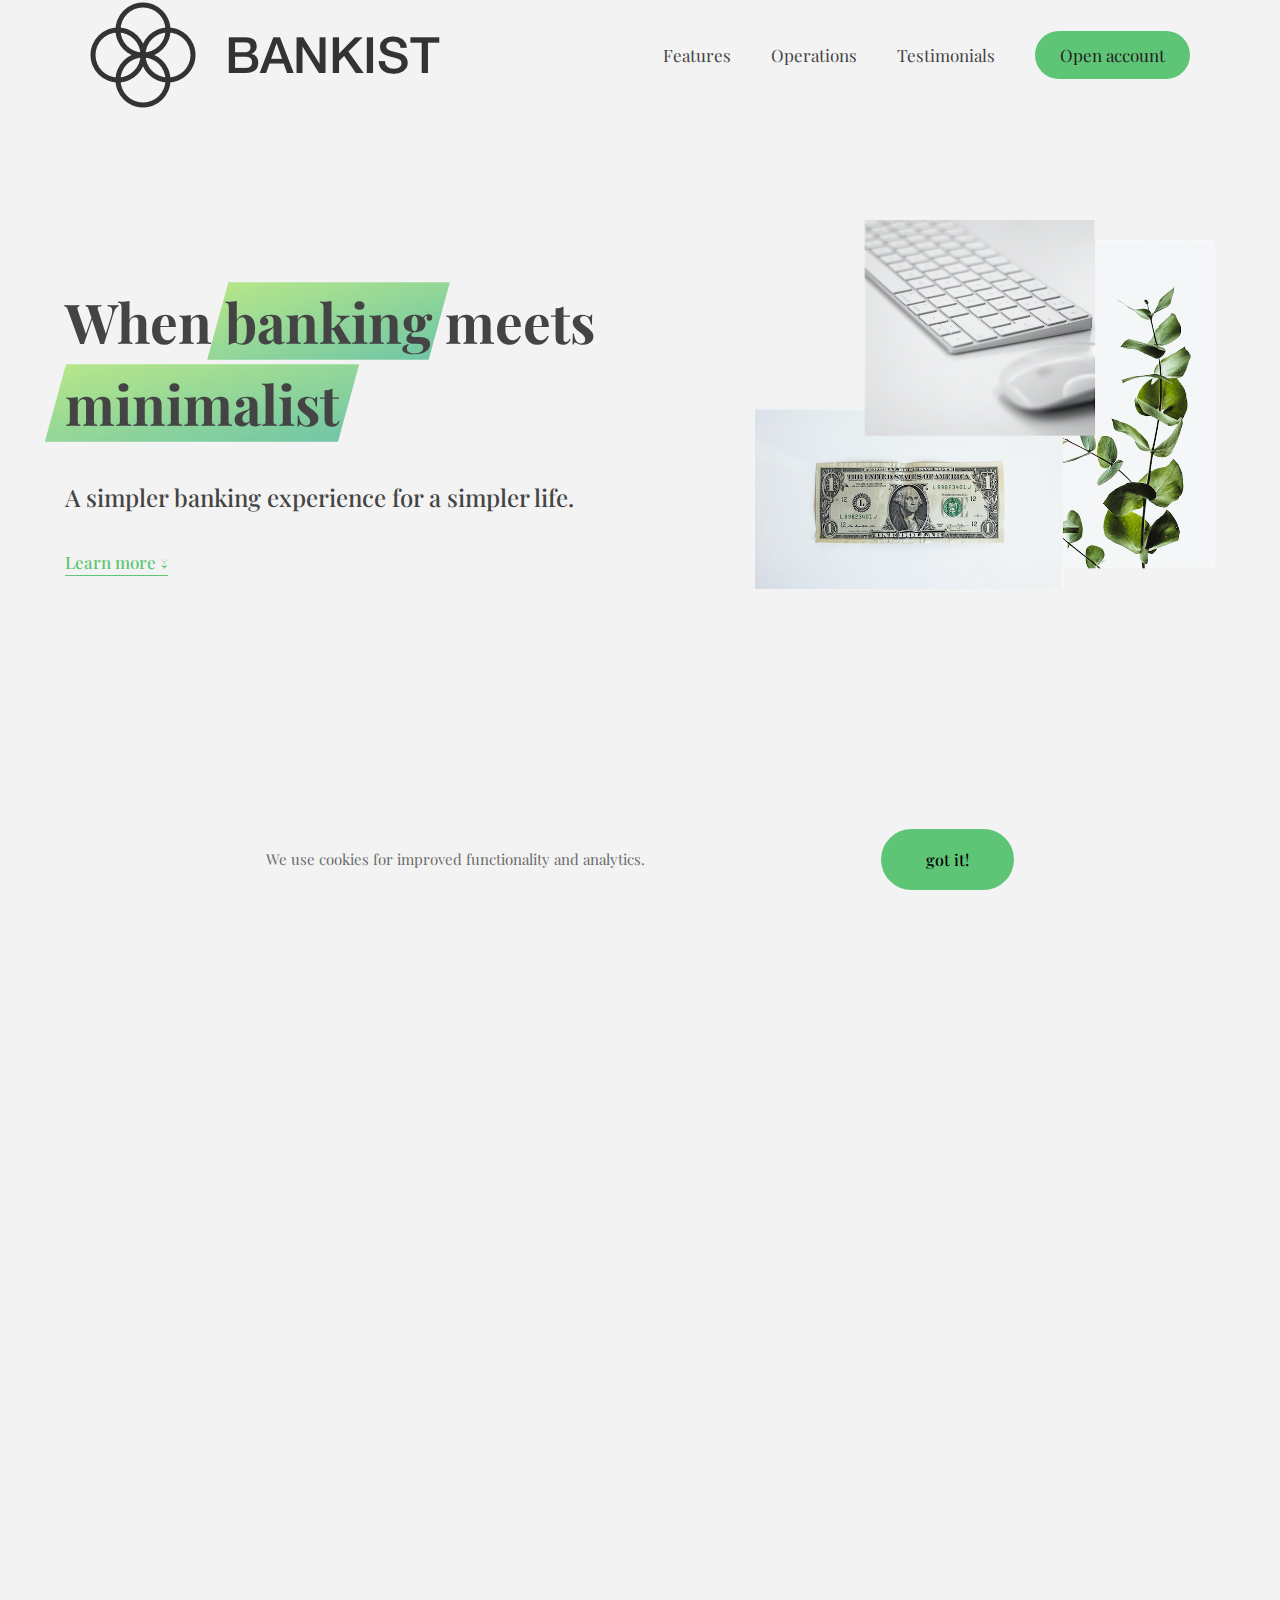
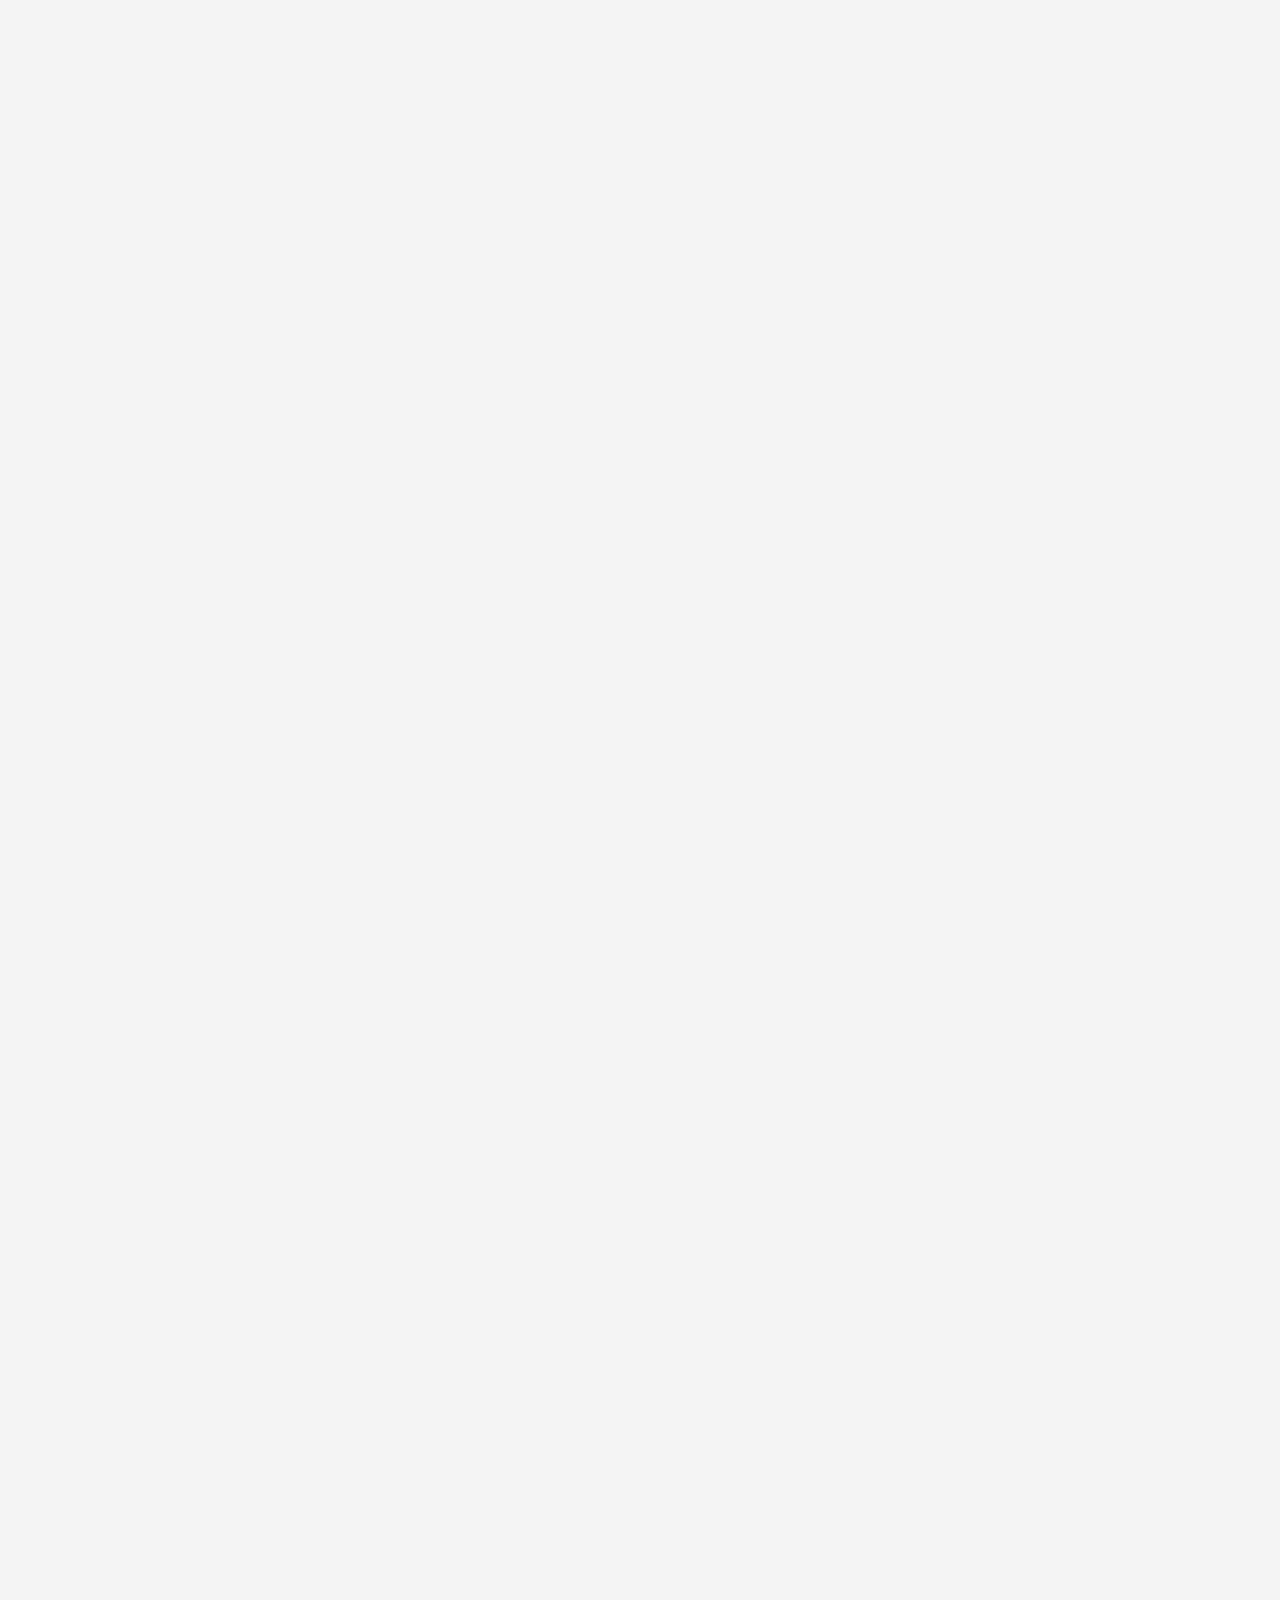
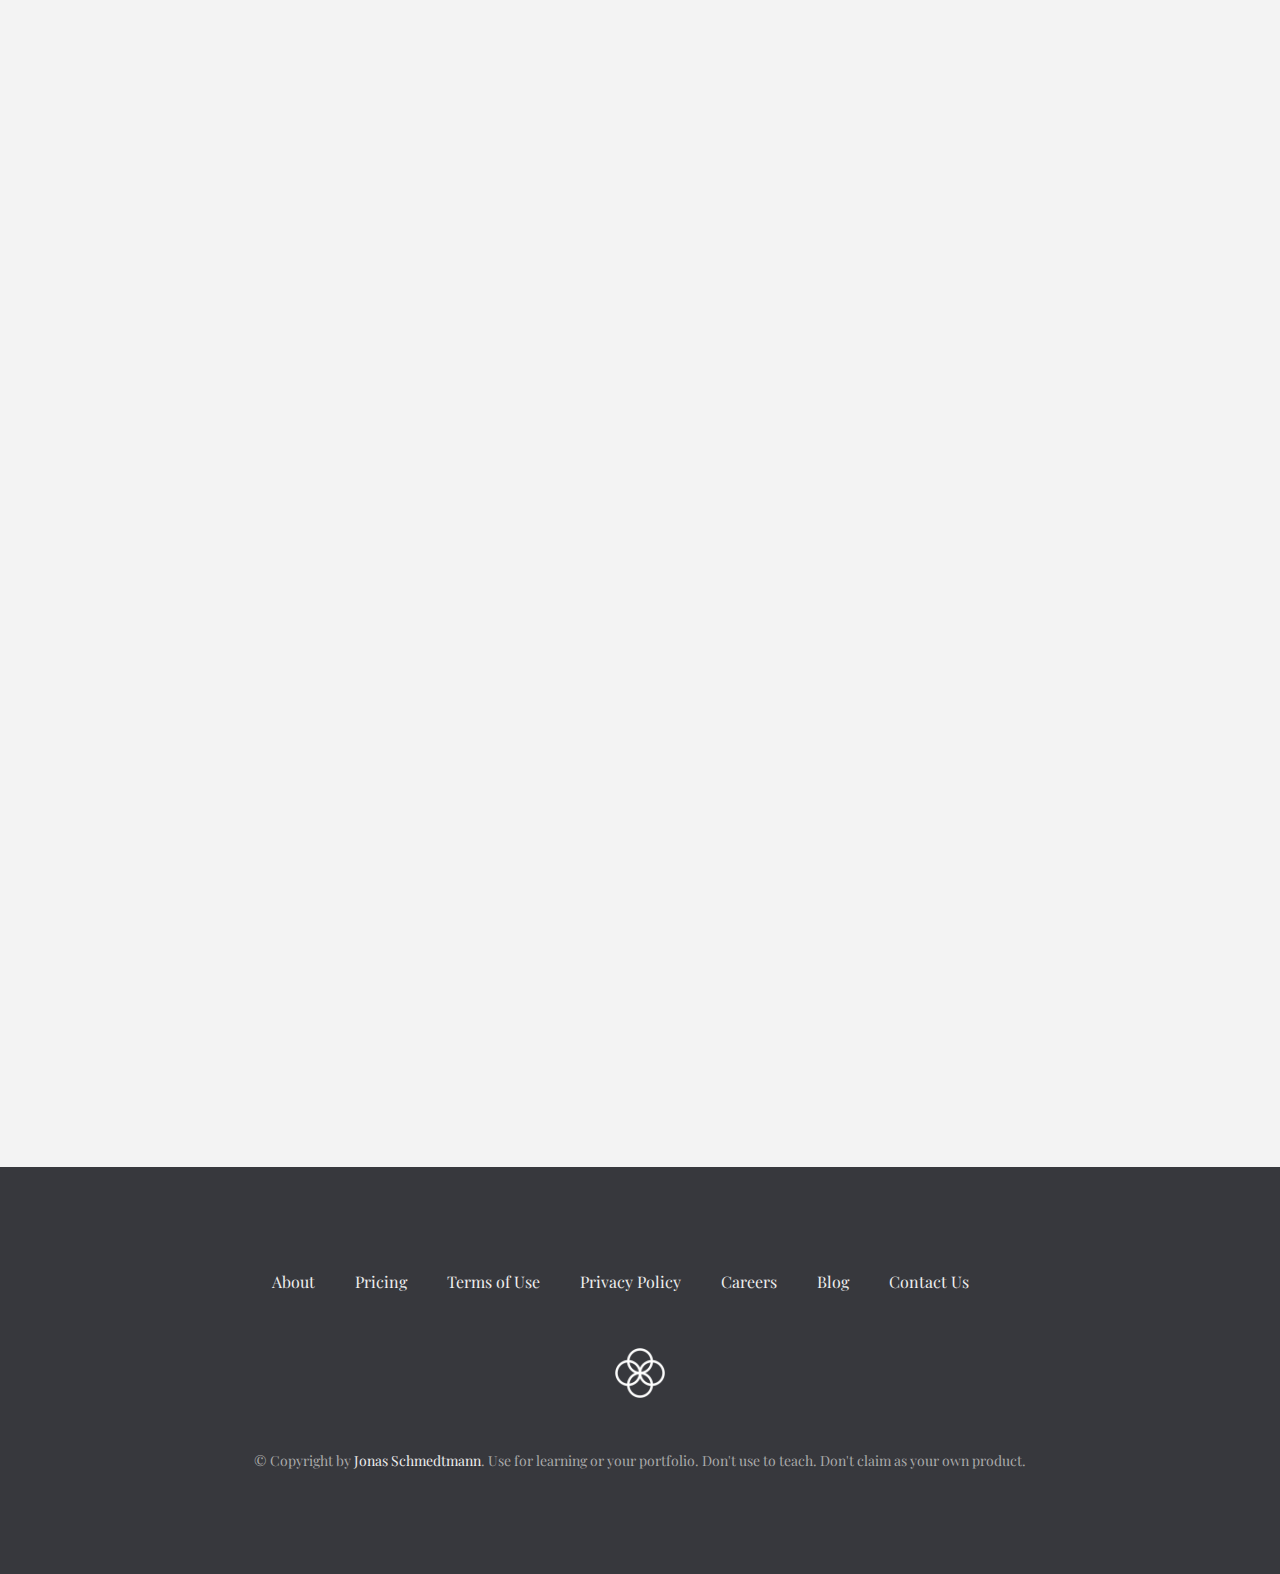
<file: AdvanceDom/index.html>
<!DOCTYPE html>
<html lang="en">
  <head>
    <meta charset="UTF-8" />
    <meta name="viewport" content="width=device-width, initial-scale=1.0" />
    <meta http-equiv="X-UA-Compatible" content="ie=edge" />
    <link rel="shortcut icon" type="image/png" href="img/icon.png" />

    <!-- <link
      href="https://fonts.googleapis.com/css?family=Poppins:300,400,500,600&display=swap"
      rel="stylesheet"
    /> -->
    <link rel="preconnect" href="https://fonts.googleapis.com" />
    <link rel="preconnect" href="https://fonts.gstatic.com" crossorigin />
    <link
      href="https://fonts.googleapis.com/css2?family=Playfair+Display:wght@400;500;600;700&display=swap"
      rel="stylesheet"
    />
    <link rel="stylesheet" href="style.css" />
    <title>Bankist | When Banking meets Minimalist</title>
    <script defer src="script.js"></script>
  </head>
  <body>
    <!----------------------header------------------------------>
    <header class="header">
      <nav class="nav">
        <img
          src="img/logo.png"
          alt="Bankist logo"
          class="nav__logo"
          id="logo"
          designer="raul"
          data-version="30"
        />
        <ul class="nav__links">
          <li class="nav__item">
            <a class="nav__link" href="#section--1">Features</a>
          </li>
          <li class="nav__item">
            <a class="nav__link" href="#section--2">Operations</a>
          </li>
          <li class="nav__item">
            <a class="nav__link" href="#section--3">Testimonials</a>
          </li>
          <li class="nav__item">
            <a class="nav__link nav__link--btn btn--show-modal" href="#"
              >Open account</a
            >
          </li>
        </ul>
      </nav>
      <!----------------------header-title------------------------------>
      <div class="header__title">
        <h1>
          When
          <!-- Green highlight effect -->
          <span class="highlight">banking</span>
          meets<br />
          <span class="highlight">minimalist</span>
        </h1>
        <h4>A simpler banking experience for a simpler life.</h4>
        <button class="btn--text btn--scroll-to">Learn more &DownArrow;</button>
        <img
          src="img/hero.png"
          class="header__img"
          alt="Minimalist bank items"
        />
      </div>
    </header>
    <!----------------------section-1------------------------------>
    <section class="section" id="section--1">
      <div class="section__title">
        <h2 class="section__description">Features</h2>
        <h3 class="section__header">
          Everything you need in a modern bank and more.
        </h3>
      </div>

      <div class="features">
        <img
          src="img/digital-lazy.jpg"
          data-src="img/digital.jpg"
          alt="Computer"
          class="features__img lazy-img"
        />
        <div class="features__feature">
          <div class="features__icon">
            <svg>
              <use xlink:href="img/icons.svg#icon-monitor"></use>
            </svg>
          </div>
          <h5 class="features__header">100% digital bank</h5>
          <p>
            Lorem ipsum dolor sit amet consectetur adipisicing elit. Unde alias
            sint quos? Accusantium a fugiat porro reiciendis saepe quibusdam
            debitis ducimus.
          </p>
        </div>

        <div class="features__feature">
          <div class="features__icon">
            <svg>
              <use xlink:href="img/icons.svg#icon-trending-up"></use>
            </svg>
          </div>
          <h5 class="features__header">Watch your money grow</h5>
          <p>
            Nesciunt quos autem dolorum voluptates cum dolores dicta fuga
            inventore ab? Nulla incidunt eius numquam sequi iste pariatur
            quibusdam!
          </p>
        </div>
        <img
          src="img/grow-lazy.jpg"
          data-src="img/grow.jpg"
          alt="Plant"
          class="features__img lazy-img"
        />

        <img
          src="img/card-lazy.jpg"
          data-src="img/card.jpg"
          alt="Credit card"
          class="features__img lazy-img"
        />
        <div class="features__feature">
          <div class="features__icon">
            <svg>
              <use xlink:href="img/icons.svg#icon-credit-card"></use>
            </svg>
          </div>
          <h5 class="features__header">Free debit card included</h5>
          <p>
            Quasi, fugit in cumque cupiditate reprehenderit debitis animi enim
            eveniet consequatur odit quam quos possimus assumenda dicta fuga
            inventore ab.
          </p>
        </div>
      </div>
    </section>
    <!----------------------section-2------------------------------>
    <section class="section" id="section--2">
      <div class="section__title">
        <h2 class="section__description">Operations</h2>
        <h3 class="section__header">
          Everything as simple as possible, but no simpler.
        </h3>
      </div>

      <div class="operations">
        <div class="operations__tab-container">
          <button
            class="btn operations__tab operations__tab--1 operations__tab--active"
            data-tab="1"
          >
            <span>01</span>Instant Transfers
          </button>
          <button class="btn operations__tab operations__tab--2" data-tab="2">
            <span>02</span>Instant Loans
          </button>
          <button class="btn operations__tab operations__tab--3" data-tab="3">
            <span>03</span>Instant Closing
          </button>
        </div>
        <div
          class="operations__content operations__content--1 operations__content--active"
        >
          <div class="operations__icon operations__icon--1">
            <svg>
              <use xlink:href="img/icons.svg#icon-upload"></use>
            </svg>
          </div>
          <h5 class="operations__header">
            Tranfser money to anyone, instantly! No fees, no BS.
          </h5>
          <p>
            Lorem ipsum dolor sit amet, consectetur adipisicing elit, sed do
            eiusmod tempor incididunt ut labore et dolore magna aliqua. Ut enim
            ad minim veniam, quis nostrud exercitation ullamco laboris nisi ut
            aliquip ex ea commodo consequat.
          </p>
        </div>

        <div class="operations__content operations__content--2">
          <div class="operations__icon operations__icon--2">
            <svg>
              <use xlink:href="img/icons.svg#icon-home"></use>
            </svg>
          </div>
          <h5 class="operations__header">
            Buy a home or make your dreams come true, with instant loans.
          </h5>
          <p>
            Duis aute irure dolor in reprehenderit in voluptate velit esse
            cillum dolore eu fugiat nulla pariatur. Excepteur sint occaecat
            cupidatat non proident, sunt in culpa qui officia deserunt mollit
            anim id est laborum.
          </p>
        </div>
        <div class="operations__content operations__content--3">
          <div class="operations__icon operations__icon--3">
            <svg>
              <use xlink:href="img/icons.svg#icon-user-x"></use>
            </svg>
          </div>
          <h5 class="operations__header">
            No longer need your account? No problem! Close it instantly.
          </h5>
          <p>
            Excepteur sint occaecat cupidatat non proident, sunt in culpa qui
            officia deserunt mollit anim id est laborum. Ut enim ad minim
            veniam, quis nostrud exercitation ullamco laboris nisi ut aliquip ex
            ea commodo consequat.
          </p>
        </div>
      </div>
    </section>
    <!----------------------section-3------------------------------>
    <section class="section" id="section--3">
      <div class="section__title section__title--testimonials">
        <h2 class="section__description">Not sure yet?</h2>
        <h3 class="section__header">
          Millions of Bankists are already making their lifes simpler.
        </h3>
      </div>

      <div class="slider">
        <div class="slide slide--1">
          <div class="testimonial">
            <h5 class="testimonial__header">Best financial decision ever!</h5>
            <blockquote class="testimonial__text">
              Lorem ipsum dolor sit, amet consectetur adipisicing elit.
              Accusantium quas quisquam non? Quas voluptate nulla minima
              deleniti optio ullam nesciunt, numquam corporis et asperiores
              laboriosam sunt, praesentium suscipit blanditiis. Necessitatibus
              id alias reiciendis, perferendis facere pariatur dolore veniam
              autem esse non voluptatem saepe provident nihil molestiae.
            </blockquote>
            <address class="testimonial__author">
              <img src="img/user-1.jpg" alt="" class="testimonial__photo" />
              <h6 class="testimonial__name">Aarav Lynn</h6>
              <p class="testimonial__location">San Francisco, USA</p>
            </address>
          </div>
        </div>

        <div class="slide slide--2">
          <div class="testimonial">
            <h5 class="testimonial__header">
              The last step to becoming a complete minimalist
            </h5>
            <blockquote class="testimonial__text">
              Quisquam itaque deserunt ullam, quia ea repellendus provident,
              ducimus neque ipsam modi voluptatibus doloremque, corrupti
              laborum. Incidunt numquam perferendis veritatis neque repellendus.
              Lorem, ipsum dolor sit amet consectetur adipisicing elit. Illo
              deserunt exercitationem deleniti.
            </blockquote>
            <address class="testimonial__author">
              <img src="img/user-2.jpg" alt="" class="testimonial__photo" />
              <h6 class="testimonial__name">Miyah Miles</h6>
              <p class="testimonial__location">London, UK</p>
            </address>
          </div>
        </div>

        <div class="slide slide--3">
          <div class="testimonial">
            <h5 class="testimonial__header">
              Finally free from old-school banks
            </h5>
            <blockquote class="testimonial__text">
              Debitis, nihil sit minus suscipit magni aperiam vel tenetur
              incidunt commodi architecto numquam omnis nulla autem,
              necessitatibus blanditiis modi similique quidem. Odio aliquam
              culpa dicta beatae quod maiores ipsa minus consequatur error sunt,
              deleniti saepe aliquid quos inventore sequi. Necessitatibus id
              alias reiciendis, perferendis facere.
            </blockquote>
            <address class="testimonial__author">
              <img src="img/user-3.jpg" alt="" class="testimonial__photo" />
              <h6 class="testimonial__name">Francisco Gomes</h6>
              <p class="testimonial__location">Lisbon, Portugal</p>
            </address>
          </div>
        </div>

        <!-- <div class="slide"><img src="img/img-1.jpg" alt="Photo 1" /></div>
        <div class="slide"><img src="img/img-2.jpg" alt="Photo 2" /></div>
        <div class="slide"><img src="img/img-3.jpg" alt="Photo 3" /></div>
        <div class="slide"><img src="img/img-4.jpg" alt="Photo 4" /></div> -->
        <button class="slider__btn slider__btn--left">&larr;</button>
        <button class="slider__btn slider__btn--right">&rarr;</button>
        <div class="dots"></div>
      </div>
    </section>
    <!----------------------sign-up------------------------------>
    <section class="section section--sign-up">
      <div class="section__title">
        <h3 class="section__header">
          The best day to join Bankist was one year ago. The second best is
          today!
        </h3>
      </div>
      <button class="btn btn--show-modal">Open your free account today!</button>
    </section>

    <footer class="footer">
      <ul class="footer__nav">
        <li class="footer__item">
          <a class="footer__link" href="#">About</a>
        </li>
        <li class="footer__item">
          <a class="footer__link" href="#">Pricing</a>
        </li>
        <li class="footer__item">
          <a class="footer__link" href="#">Terms of Use</a>
        </li>
        <li class="footer__item">
          <a class="footer__link" href="#">Privacy Policy</a>
        </li>
        <li class="footer__item">
          <a class="footer__link" href="#">Careers</a>
        </li>
        <li class="footer__item">
          <a class="footer__link" href="#">Blog</a>
        </li>
        <li class="footer__item">
          <a class="footer__link" href="#">Contact Us</a>
        </li>
      </ul>
      <img src="img/icon.png" alt="Logo" class="footer__logo" />
      <p class="footer__copyright">
        &copy; Copyright by
        <a
          class="footer__link twitter-link"
          target="_blank"
          href="https://twitter.com/jonasschmedtman"
          >Jonas Schmedtmann</a
        >. Use for learning or your portfolio. Don't use to teach. Don't claim
        as your own product.
      </p>
    </footer>

    <div class="modal hidden">
      <button class="btn--close-modal">&times;</button>
      <h2 class="modal__header">
        Open your bank account <br />
        in just <span class="highlight">5 minutes</span>
      </h2>
      <form class="modal__form">
        <label>First Name</label>
        <input type="text" />
        <label>Last Name</label>
        <input type="text" />
        <label>Email Address</label>
        <input type="email" />
        <button class="btn">Next step &rarr;</button>
      </form>
    </div>
    <div class="overlay hidden"></div>

    <!-- <script src="script.js"></script> -->
  </body>
</html>
</file>
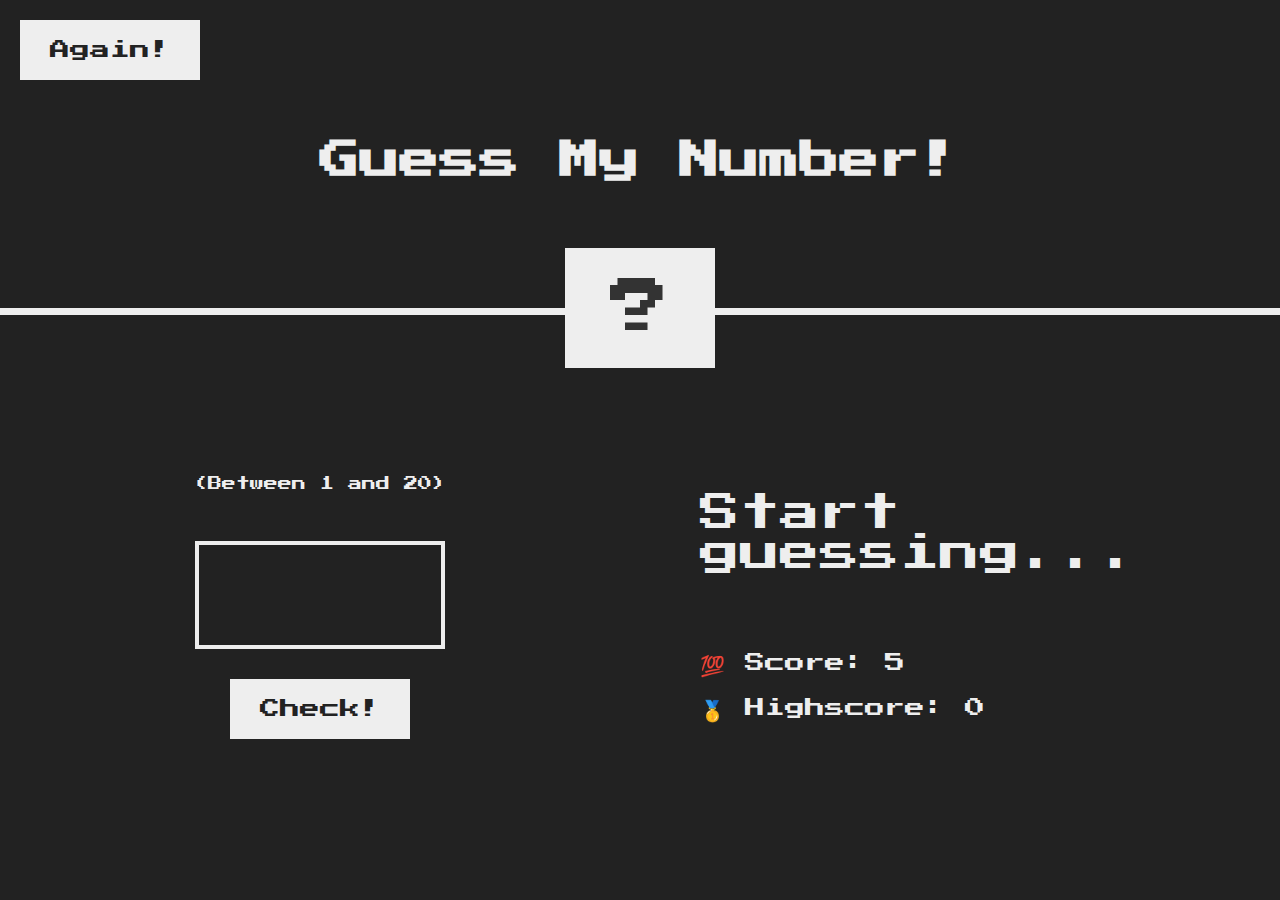
<file: Game-1(guess the number)/index.html>
<!DOCTYPE html>
<html lang="en">
  <head>
    <meta charset="UTF-8" />
    <meta name="viewport" content="width=device-width, initial-scale=1.0" />
    <meta http-equiv="X-UA-Compatible" content="ie=edge" />
    <link rel="stylesheet" href="style.css" />
    <title>Guess My Number!</title>
  </head>
  <body>
    <header>
      <h1>Guess My Number!</h1>

      <button class="btn again">Again!</button>
      <div class="number">?</div>
    </header>
    <main>
      <section class="left">
        <p class="between">(Between 1 and 20)</p>
        <input type="number" class="guess" />
        <button class="btn check">Check!</button>
      </section>
      <section class="right">
        <p class="message">Start guessing...</p>
        <p class="label-score">💯 Score: <span class="score">5</span></p>
        <p class="label-highscore">
          🥇 Highscore: <span class="highscore">0</span>
        </p>
      </section>
    </main>
    <script src="script.js"></script>
  </body>
</html>
</file>
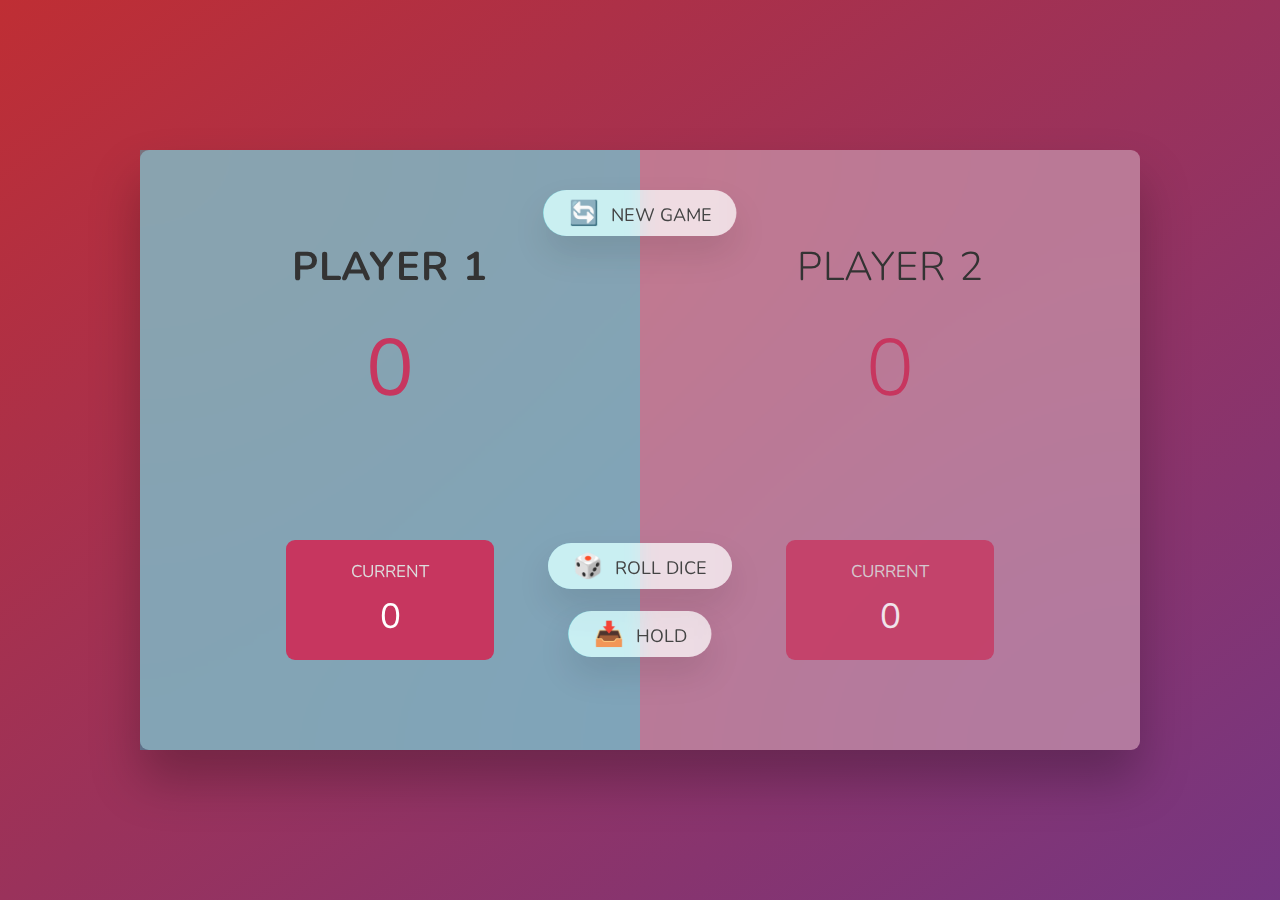
<file: Game-2(pig game)/index.html>
<!DOCTYPE html>
<html lang="en">
  <head>
    <meta charset="UTF-8" />
    <meta name="viewport" content="width=device-width, initial-scale=1.0" />
    <meta http-equiv="X-UA-Compatible" content="ie=edge" />
    <link rel="stylesheet" href="style.css" />
    <title>Pig Game</title>
  </head>
  <body>
    <main>
      <section class="player player--0 player--active">
        <h2 class="name" id="name--0">Player 1</h2>
        <p class="score" id="score--0">43</p>
        <div class="current">
          <p class="current-label">Current</p>
          <p class="current-score" id="current--0">0</p>
        </div>
      </section>
      <section class="player player--1">
        <h2 class="name" id="name--1">Player 2</h2>
        <p class="score" id="score--1">24</p>
        <div class="current">
          <p class="current-label">Current</p>
          <p class="current-score" id="current--1">0</p>
        </div>
      </section>

      <img src="dice-5.png" alt="Playing dice" class="dice" />
      <button class="btn btn--new">🔄 New game</button>
      <button class="btn btn--roll">🎲 Roll dice</button>
      <button class="btn btn--hold">📥 Hold</button>
    </main>
    <script src="script.js"></script>
  </body>
</html>
</file>
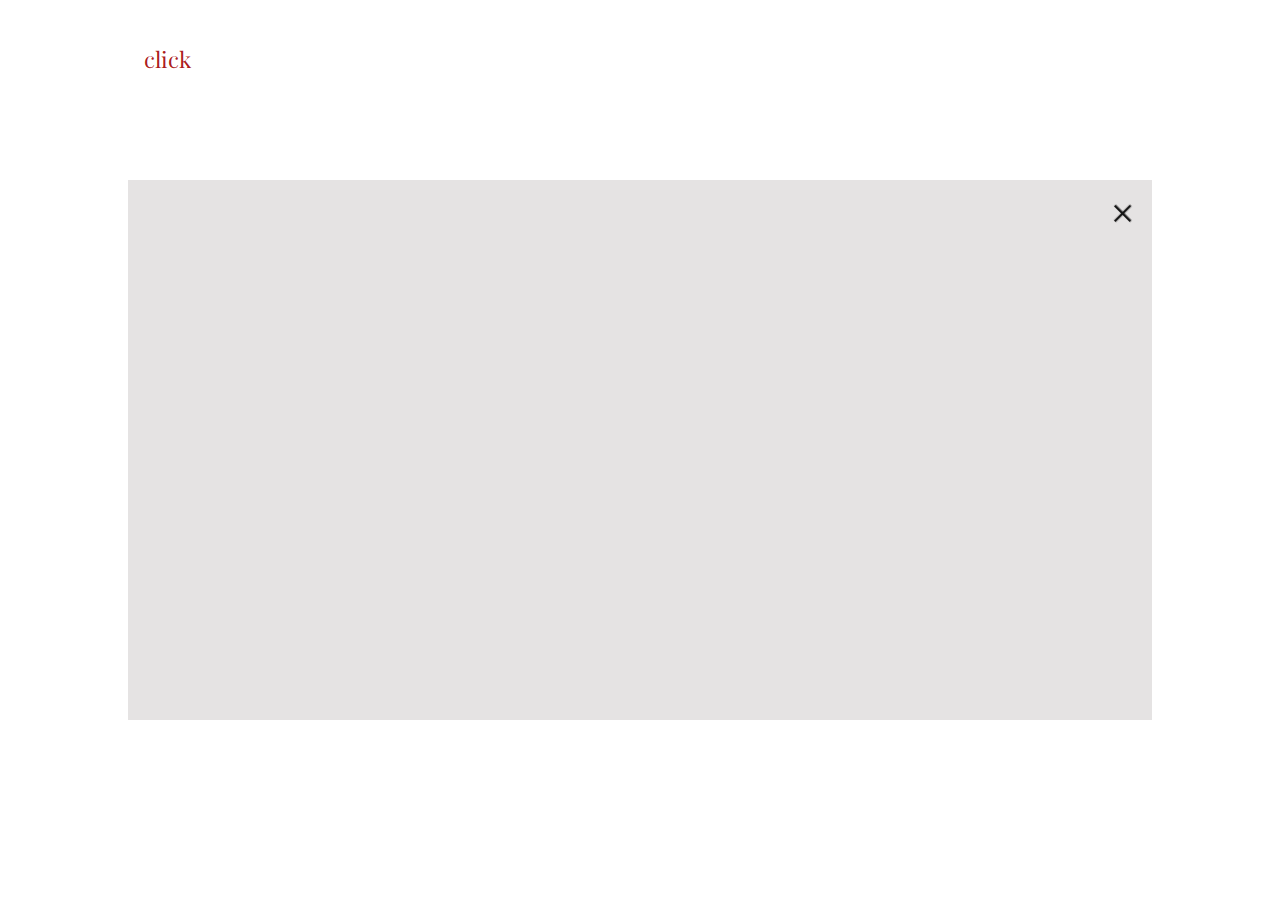
<file: googleForm/index.html>
<!DOCTYPE html>
<html lang="en">
  <head>
    <meta charset="UTF-8" />
    <meta http-equiv="X-UA-Compatible" content="IE=edge" />
    <meta name="viewport" content="width=device-width, initial-scale=1.0" />
    <link rel="stylesheet" href="./style.css" />
    <script defer src="./script.js"></script>
    <title>Google form</title>
  </head>
  <body>
    <div class="form">
      <div class="frame">
        <iframe
          class="frameInside"
          src="https://docs.google.com/forms/d/e/1FAIpQLSdL_XfanwGuWD5BCpu8B4KfP0f5BBgobhpvliLFTw0VadOCxQ/viewform?embedded=true"
        ></iframe>
      </div>
      <div class="btn"><button>click</button></div>
    </div>
  </body>
</html>
</file>
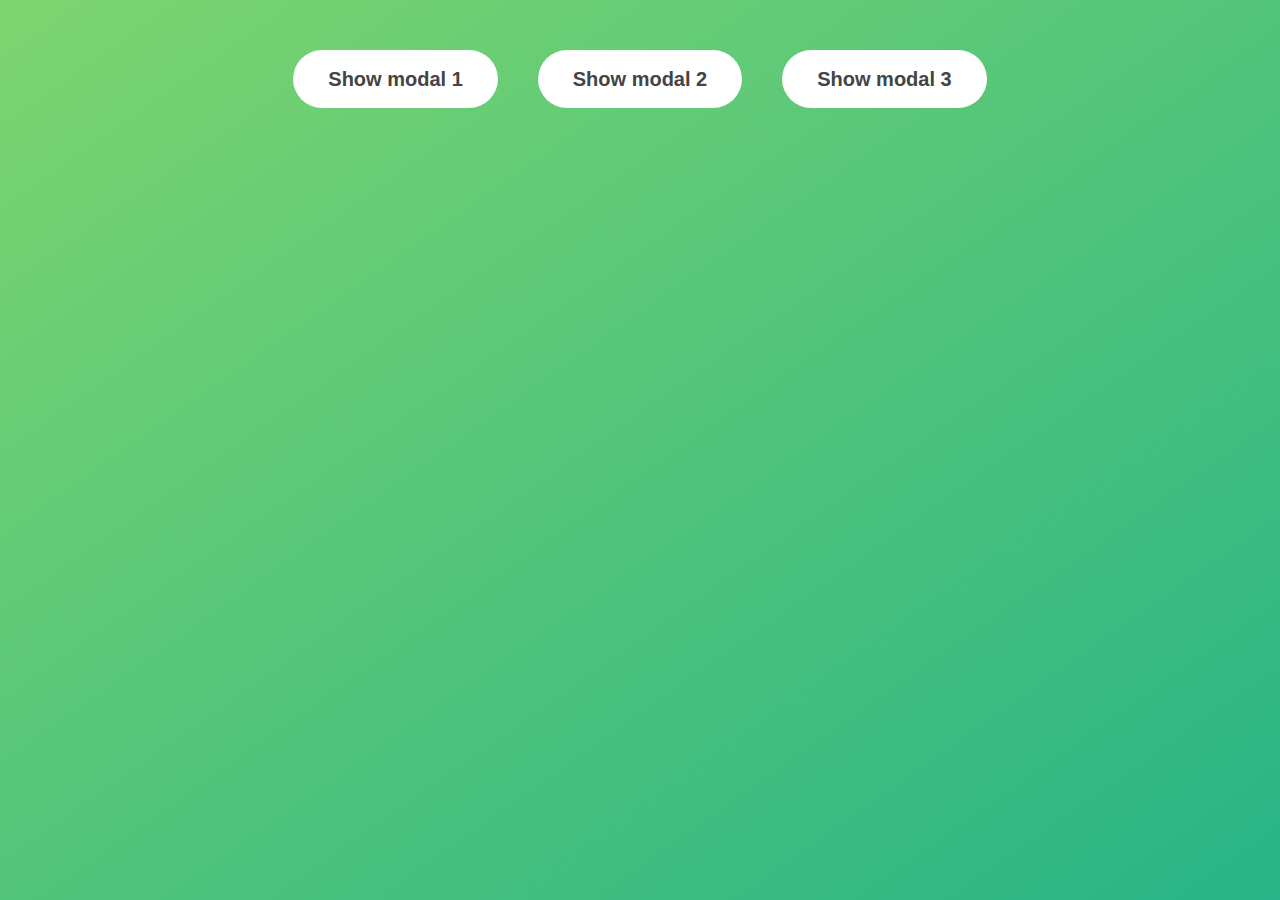
<file: Modal/index.html>
<!DOCTYPE html>
<html lang="en">
  <head>
    <meta charset="UTF-8" />
    <meta name="viewport" content="width=device-width, initial-scale=1.0" />
    <meta http-equiv="X-UA-Compatible" content="ie=edge" />
    <link rel="stylesheet" href="style.css" />
    <title>Modal window</title>
  </head>
  <body>
    <button class="show-modal">Show modal 1</button>
    <button class="show-modal">Show modal 2</button>
    <button class="show-modal">Show modal 3</button>

    <div class="modal hidden">
      <button class="close-modal">&times;</button>
      <h1>I'm a modal window 😍</h1>
      <p>
        Lorem ipsum dolor sit amet, consectetur adipisicing elit, sed do eiusmod
        tempor incididunt ut labore et dolore magna aliqua. Ut enim ad minim
        veniam, quis nostrud exercitation ullamco laboris nisi ut aliquip ex ea
        commodo consequat. Duis aute irure dolor in reprehenderit in voluptate
        velit esse cillum dolore eu fugiat nulla pariatur. Excepteur sint
        occaecat cupidatat non proident, sunt in culpa qui officia deserunt
        mollit anim id est laborum.
      </p>
    </div>
    <div class="overlay hidden"></div>

    <script src="script.js"></script>
  </body>
</html>
</file>
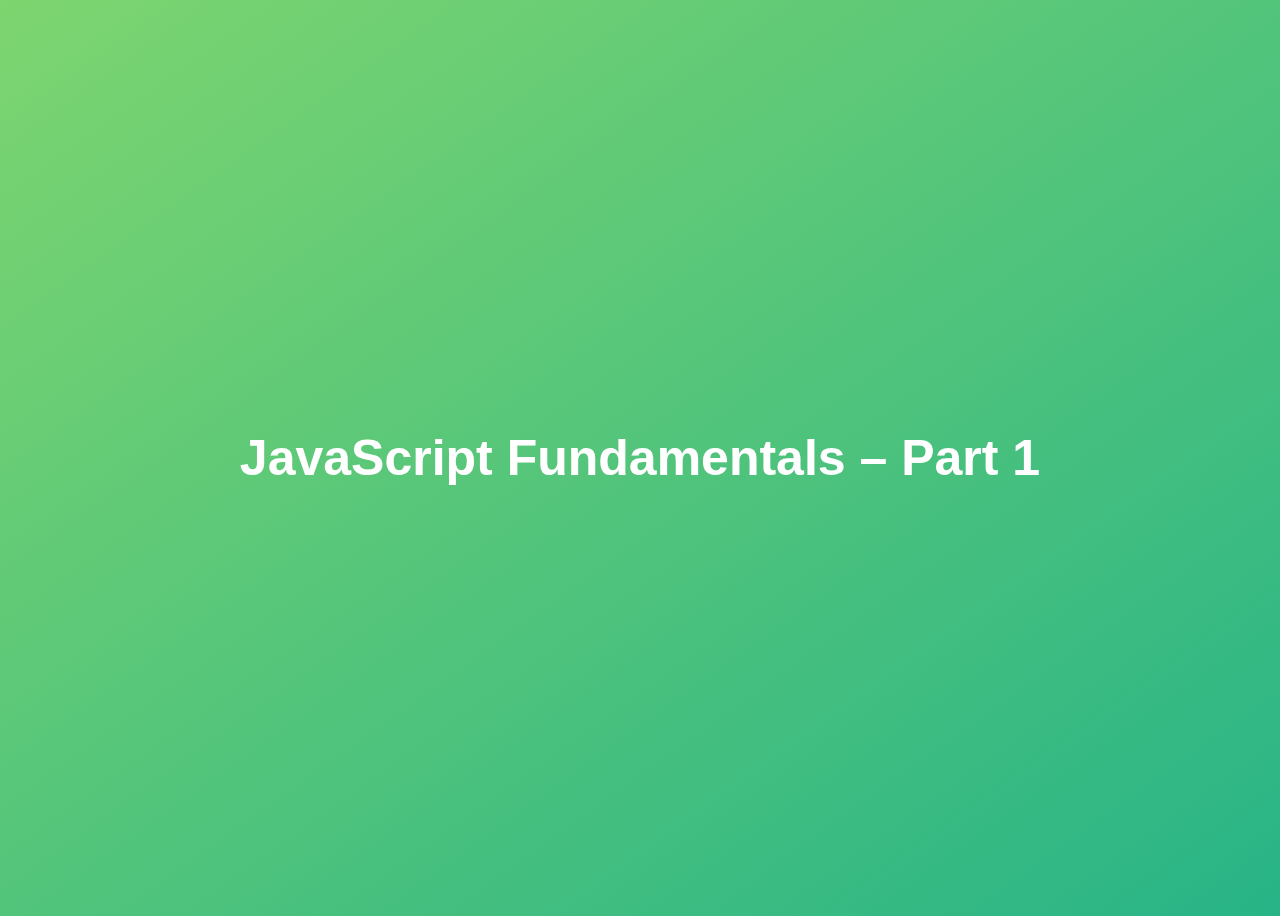
<file: Fundamentals/Fundamentals-1/index.html>
<!DOCTYPE html>
<html lang="en">
  <head>
    <meta charset="UTF-8" />
    <meta name="viewport" content="width=device-width, initial-scale=1.0" />
    <meta http-equiv="X-UA-Compatible" content="ie=edge" />

    <script src="script.js"></script>
    <title>JavaScript Fundamentals – Part 1</title>
    <style>
      body {
        height: 100vh;
        display: flex;
        align-items: center;
        background: linear-gradient(to top left, #28b487, #7dd56f);
      }
      h1 {
        font-family: sans-serif;
        font-size: 50px;
        line-height: 1.3;
        width: 100%;
        padding: 30px;
        text-align: center;
        color: white;
      }
    </style>
  </head>
  <body>
    <h1>JavaScript Fundamentals – Part 1</h1>
  </body>
</html>
</file>
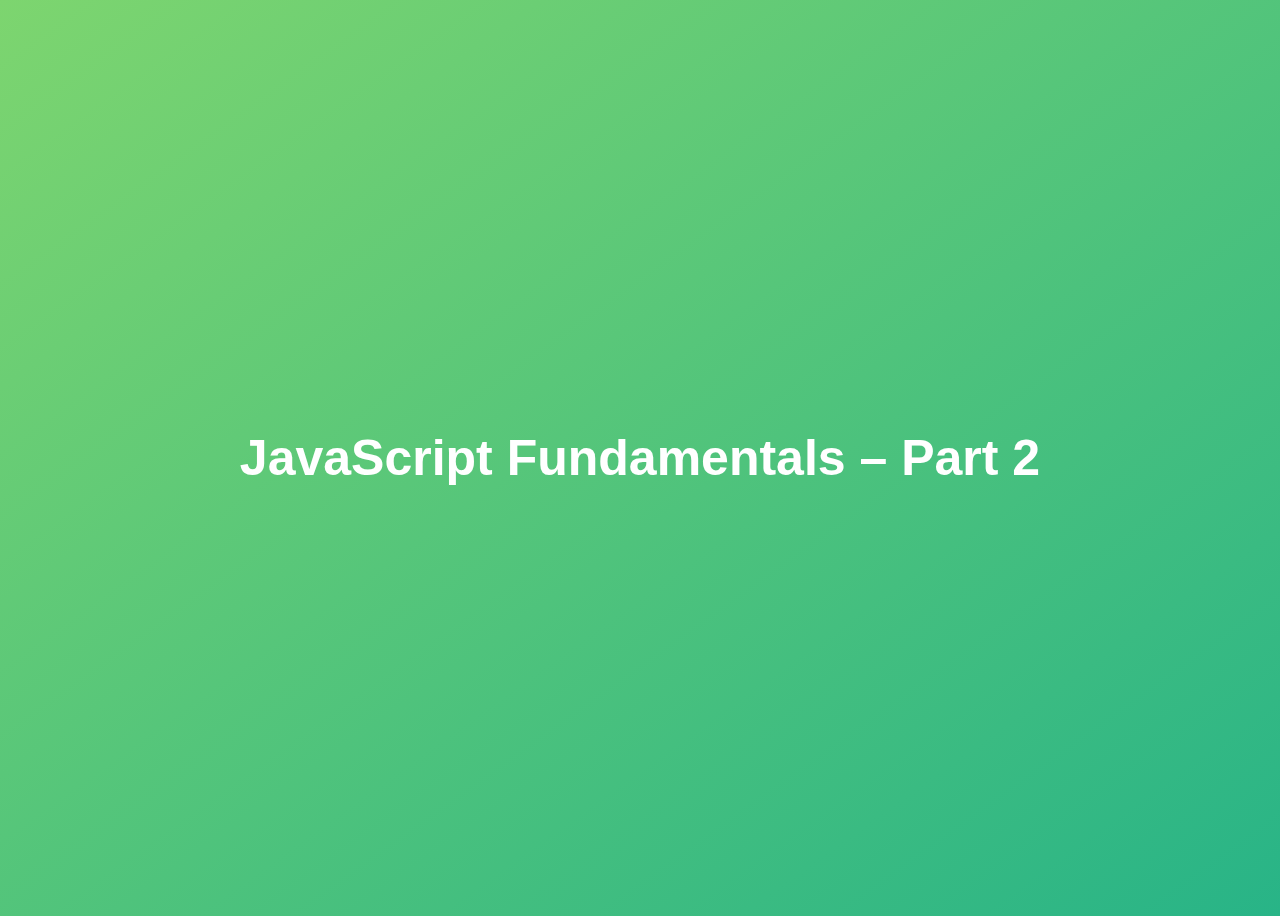
<file: Fundamentals/Fundamentals-2/index.html>
<!DOCTYPE html>
<html lang="en">
  <head>
    <meta charset="UTF-8" />
    <meta name="viewport" content="width=device-width, initial-scale=1.0" />
    <meta http-equiv="X-UA-Compatible" content="ie=edge" />
    <title>JavaScript Fundamentals – Part 2</title>
    <style>
      body {
        height: 100vh;
        display: flex;
        align-items: center;
        background: linear-gradient(to top left, #28b487, #7dd56f);
      }
      h1 {
        font-family: sans-serif;
        font-size: 50px;
        line-height: 1.3;
        width: 100%;
        padding: 30px;
        text-align: center;
        color: white;
      }
    </style>
  </head>
  <body>
    <h1>JavaScript Fundamentals – Part 2</h1>
    <script src="script.js"></script>
  </body>
</html>
</file>
<file: AdvanceDom/style.css>
/* The page is NOT responsive. You can implement responsiveness yourself if you wanna have some fun 😃 */

:root {
  --color-primary: #5ec576;
  --color-secondary: #ffcb03;
  --color-tertiary: #ff585f;
  --color-primary-darker: #4bbb7d;
  --color-secondary-darker: #ffbb00;
  --color-tertiary-darker: #fd424b;
  --color-primary-opacity: #5ec5763a;
  --color-secondary-opacity: #ffcd0331;
  --color-tertiary-opacity: #ff58602d;
  --gradient-primary: linear-gradient(to top left, #39b385, #9be15d);
  --gradient-secondary: linear-gradient(to top left, #ffb003, #ffcb03);
}

* {
  margin: 0;
  padding: 0;
  box-sizing: border-box;
}

html {
  font-size: 62.5%;
  box-sizing: border-box;
}

body {
  font-family: 'Playfair Display', serif;
  font-weight: 300;
  color: #444;
  line-height: 1.9;
  background-color: #f3f3f3;
}

/* GENERAL ELEMENTS */
.section {
  padding: 10rem 3rem;
  border-top: 1px solid #ddd;

  transition: transform 2s, opacity 2s;
}

.section--hidden {
  opacity: 0;
  transform: translateY(8rem);
}

.section__title {
  max-width: 80rem;
  margin: 0 auto 8rem auto;
}

.section__description {
  font-size: 1.8rem;
  font-weight: 600;
  text-transform: uppercase;
  color: var(--color-primary);
  margin-bottom: 1rem;
}

.section__header {
  font-size: 4rem;
  line-height: 1.3;
  font-weight: 500;
}

.btn {
  display: inline-block;
  background-color: var(--color-primary);
  font-size: 1.6rem;
  font-family: inherit;
  font-weight: 500;
  border: none;
  padding: 2rem 4.5rem;
  border-radius: 10rem;
  cursor: pointer;
  transition: all 0.3s;
}

.btn:hover {
  background-color: var(--color-primary-darker);
}

.btn--text {
  display: inline-block;
  background: none;
  font-size: 1.7rem;
  font-family: inherit;
  font-weight: 500;
  color: var(--color-primary);
  border: none;
  border-bottom: 1px solid currentColor;
  padding-bottom: 2px;
  cursor: pointer;
  transition: all 0.3s;
}

p {
  color: #666;
}

/* This is BAD for accessibility! Don't do in the real world! */
button:focus {
  outline: none;
}

img {
  transition: filter 0.5s;
}

.lazy-img {
  filter: blur(20px);
}

/* NAVIGATION */
.nav {
  display: flex;
  justify-content: space-between;
  align-items: center;
  height: 9rem;
  width: 100%;
  padding: 0 6rem;
  z-index: 100;
}

/* nav and stickly class at the same time */
.nav.sticky {
  position: fixed;
  background-color: rgba(255, 255, 255, 0.95);
}

.nav__logo {
  height: 4.5rem;
  transition: all 0.3s;
}

.nav__links {
  display: flex;
  align-items: center;
  list-style: none;
}

.nav__item {
  margin-left: 4rem;
}

.nav__link:link,
.nav__link:visited {
  font-size: 1.7rem;
  font-weight: 400;
  color: inherit;
  text-decoration: none;
  display: block;
  transition: all 0.3s;
}

.nav__link--btn:link,
.nav__link--btn:visited {
  padding: 0.8rem 2.5rem;
  border-radius: 3rem;
  background-color: var(--color-primary);
  color: #222;
}

.nav__link--btn:hover,
.nav__link--btn:active {
  color: inherit;
  background-color: var(--color-primary-darker);
  color: #333;
}

/* HEADER */
.header {
  padding: 1rem 3rem;
  height: 100vh;
  display: flex;
  flex-direction: column;
  align-items: center;
}

.header__title {
  flex: 1;
  max-width: 115rem;
  display: grid;
  grid-template-columns: 3fr 2fr;
  row-gap: 3rem;
  align-content: center;
  justify-content: center;

  align-items: start;
  justify-items: start;
}

h1 {
  font-size: 5.5rem;
  line-height: 1.5;
}

h4 {
  font-size: 2.4rem;
  font-weight: 500;
}

.header__img {
  width: 100%;
  grid-column: 2 / 3;
  grid-row: 1 / span 4;
  transform: translateY(-6rem);
}

.highlight {
  position: relative;
}

.highlight::after {
  display: block;
  content: '';
  position: absolute;
  bottom: 0;
  left: 0;
  height: 100%;
  width: 100%;
  z-index: -1;
  opacity: 0.7;
  transform: scale(1.07, 1.05) skewX(-15deg);
  background-image: var(--gradient-primary);
}

/* FEATURES */
.features {
  display: grid;
  grid-template-columns: 1fr 1fr;
  gap: 4rem;
  margin: 0 12rem;
}

.features__img {
  width: 100%;
}

.features__feature {
  align-self: center;
  justify-self: center;
  width: 70%;
  font-size: 1.5rem;
}

.features__icon {
  display: flex;
  align-items: center;
  justify-content: center;
  background-color: var(--color-primary-opacity);
  height: 5.5rem;
  width: 5.5rem;
  border-radius: 50%;
  margin-bottom: 2rem;
}

.features__icon svg {
  height: 2.5rem;
  width: 2.5rem;
  fill: var(--color-primary);
}

.features__header {
  font-size: 2rem;
  margin-bottom: 1rem;
}

/* OPERATIONS */
.operations {
  max-width: 100rem;
  margin: 12rem auto 0 auto;

  background-color: #fff;
}

.operations__tab-container {
  display: flex;
  justify-content: center;
}

.operations__tab {
  margin-right: 2.5rem;
  transform: translateY(-50%);
}

.operations__tab span {
  margin-right: 1rem;
  font-weight: 600;
  display: inline-block;
}

.operations__tab--1 {
  background-color: var(--color-secondary);
}

.operations__tab--1:hover {
  background-color: var(--color-secondary-darker);
}

.operations__tab--3 {
  background-color: var(--color-tertiary);
  margin: 0;
}

.operations__tab--3:hover {
  background-color: var(--color-tertiary-darker);
}

.operations__tab--active {
  transform: translateY(30%);
}

.operations__content {
  display: none;

  /* JUST PRESENTATIONAL */
  font-size: 1.7rem;
  padding: 2.5rem 7rem 6.5rem 7rem;
}

.operations__content--active {
  display: grid;
  grid-template-columns: 1fr 7fr;
  column-gap: 3rem;
  row-gap: 0.5rem;
}

.operations__header {
  font-size: 2.25rem;
  font-weight: 500;
  align-self: center;
}

.operations__icon {
  display: flex;
  align-items: center;
  justify-content: center;
  height: 7rem;
  width: 7rem;
  border-radius: 50%;
}

.operations__icon svg {
  height: 2.75rem;
  width: 2.75rem;
}

.operations__content p {
  grid-column: 2;
}

.operations__icon--1 {
  background-color: var(--color-secondary-opacity);
}
.operations__icon--2 {
  background-color: var(--color-primary-opacity);
}
.operations__icon--3 {
  background-color: var(--color-tertiary-opacity);
}
.operations__icon--1 svg {
  fill: var(--color-secondary-darker);
}
.operations__icon--2 svg {
  fill: var(--color-primary);
}
.operations__icon--3 svg {
  fill: var(--color-tertiary);
}

/* SLIDER */
.slider {
  max-width: 100rem;
  height: 50rem;
  margin: 0 auto;
  position: relative;

  /* IN THE END */
  overflow: hidden;
}

.slide {
  position: absolute;
  top: 0;
  width: 100%;
  height: 50rem;

  display: flex;
  align-items: center;
  justify-content: center;

  /* THIS creates the animation! */
  transition: all 0.5s ease-out;
}

.slide > img {
  /* Only for images that have different size than slide */
  width: 100%;
  height: 100%;
  object-fit: cover;
}

.slider__btn {
  position: absolute;
  top: 50%;
  z-index: 10;

  border: none;
  background: rgba(255, 255, 255, 0.7);
  font-family: inherit;
  color: #333;
  border-radius: 50%;
  height: 5.5rem;
  width: 5.5rem;
  font-size: 2rem;
  font-weight: 500;
  cursor: pointer;
}

.slider__btn--left {
  left: 6%;
  transform: translate(-50%);
}

.slider__btn--right {
  right: 6%;
  transform: translate(50%);
}

.dots {
  position: absolute;
  bottom: 5%;
  left: 50%;
  transform: translateX(-50%);
  display: flex;
}

.dots__dot {
  border: none;
  background-color: #b9b9b9;
  opacity: 0.7;
  height: 1rem;
  width: 1rem;
  border-radius: 50%;
  margin-right: 1.75rem;
  cursor: pointer;
  transition: all 0.5s;

  /* Only necessary when overlying images */
  /* box-shadow: 0 0.6rem 1.5rem rgba(0, 0, 0, 0.7); */
}

.dots__dot:last-child {
  margin: 0;
}

.dots__dot--active {
  /* background-color: #fff; */
  background-color: #888;
  opacity: 1;
}

/* TESTIMONIALS */
.testimonial {
  width: 65%;
  position: relative;
}

.testimonial::before {
  content: '\201C';
  position: absolute;
  top: -5.7rem;
  left: -6.8rem;
  line-height: 1;
  font-size: 15rem;
  font-family: inherit;
  color: var(--color-primary);
  z-index: -1;
}

.testimonial__header {
  font-size: 2.25rem;
  font-weight: 500;
  margin-bottom: 1.5rem;
}

.testimonial__text {
  font-size: 1.7rem;
  margin-bottom: 3.5rem;
  color: #666;
}

.testimonial__author {
  margin-left: 3rem;
  font-style: normal;

  display: grid;
  grid-template-columns: 6.5rem 1fr;
  column-gap: 2rem;
}

.testimonial__photo {
  grid-row: 1 / span 2;
  width: 6.5rem;
  border-radius: 50%;
}

.testimonial__name {
  font-size: 1.7rem;
  font-weight: 500;
  align-self: end;
  margin: 0;
}

.testimonial__location {
  font-size: 1.5rem;
}

.section__title--testimonials {
  margin-bottom: 4rem;
}

/* SIGNUP */
.section--sign-up {
  background-color: #37383d;
  border-top: none;
  border-bottom: 1px solid #444;
  text-align: center;
  padding: 10rem 3rem;
}

.section--sign-up .section__header {
  color: #fff;
  text-align: center;
}

.section--sign-up .section__title {
  margin-bottom: 6rem;
}

.section--sign-up .btn {
  font-size: 1.9rem;
  padding: 2rem 5rem;
}

/* FOOTER */
.footer {
  padding: 10rem 3rem;
  background-color: #37383d;
}

.footer__nav {
  list-style: none;
  display: flex;
  justify-content: center;
  margin-bottom: 5rem;
}

.footer__item {
  margin-right: 4rem;
}

.footer__link {
  font-size: 1.6rem;
  color: #eee;
  text-decoration: none;
}

.footer__logo {
  height: 5rem;
  display: block;
  margin: 0 auto;
  margin-bottom: 5rem;
}

.footer__copyright {
  font-size: 1.4rem;
  color: #aaa;
  text-align: center;
}

.footer__copyright .footer__link {
  font-size: 1.4rem;
}

/* MODAL WINDOW */
.modal {
  position: fixed;
  top: 50%;
  left: 50%;
  transform: translate(-50%, -50%);
  max-width: 60rem;
  background-color: #f3f3f3;
  padding: 5rem 6rem;
  box-shadow: 0 4rem 6rem rgba(0, 0, 0, 0.3);
  z-index: 1000;
  transition: all 0.5s;
}

.overlay {
  position: fixed;
  top: 0;
  left: 0;
  width: 100%;
  height: 100%;
  background-color: rgba(0, 0, 0, 0.5);
  backdrop-filter: blur(4px);
  z-index: 100;
  transition: all 0.5s;
}

.modal__header {
  font-size: 3.25rem;
  margin-bottom: 4.5rem;
  line-height: 1.5;
}

.modal__form {
  margin: 0 3rem;
  display: grid;
  grid-template-columns: 1fr 2fr;
  align-items: center;
  gap: 2.5rem;
}

.modal__form label {
  font-size: 1.7rem;
  font-weight: 500;
}

.modal__form input {
  font-size: 1.7rem;
  padding: 1rem 1.5rem;
  border: 1px solid #ddd;
  border-radius: 0.5rem;
}

.modal__form button {
  grid-column: 1 / span 2;
  justify-self: center;
  margin-top: 1rem;
}

.btn--close-modal {
  font-family: inherit;
  color: inherit;
  position: absolute;
  top: 0.5rem;
  right: 2rem;
  font-size: 4rem;
  cursor: pointer;
  border: none;
  background: none;
}

.hidden {
  visibility: hidden;
  opacity: 0;
}

/* COOKIE MESSAGE */
.cookie-message {
  display: flex;
  align-items: center;
  justify-content: space-evenly;
  width: 100%;
  background-color: inherit;
  color: rgb(107, 107, 107);
  font-size: 1.5rem;
  font-weight: 400;
}
</file>
<file: Game-1(guess the number)/style.css>
@import url('https://fonts.googleapis.com/css?family=Press+Start+2P&display=swap');

* {
  margin: 0;
  padding: 0;
  box-sizing: inherit;
}

html {
  font-size: 62.5%;
  box-sizing: border-box;
}

body {
  font-family: 'Press Start 2P', sans-serif;
  color: #eee;
  background-color: #222;
  /* background-color: #60b347; */
}

/* LAYOUT */
header {
  position: relative;
  height: 35vh;
  border-bottom: 7px solid #eee;
}

main {
  height: 65vh;
  color: #eee;
  display: flex;
  align-items: center;
  justify-content: space-around;
}

.left {
  width: 52rem;
  display: flex;
  flex-direction: column;
  align-items: center;
}

.right {
  width: 52rem;
  font-size: 2rem;
}

/* ELEMENTS STYLE */
h1 {
  font-size: 4rem;
  text-align: center;
  position: absolute;
  width: 100%;
  top: 52%;
  left: 50%;
  transform: translate(-50%, -50%);
}

.number {
  background: #eee;
  color: #333;
  font-size: 6rem;
  width: 15rem;
  padding: 3rem 0rem;
  text-align: center;
  position: absolute;
  bottom: 0;
  left: 50%;
  transform: translate(-50%, 50%);
}

.between {
  font-size: 1.4rem;
  padding-bottom: 5rem;
}

.again {
  position: absolute;
  top: 2rem;
  left: 2rem;
}

.guess {
  background: none;
  border: 4px solid #eee;
  font-family: inherit;
  color: inherit;
  font-size: 5rem;
  padding: 2.5rem;
  width: 25rem;
  text-align: center;
  display: block;
  margin-bottom: 3rem;
}

.btn {
  border: none;
  background-color: #eee;
  color: #222;
  font-size: 2rem;
  font-family: inherit;
  padding: 2rem 3rem;
  cursor: pointer;
}

.btn:hover {
  background-color: #ccc;
}

.message {
  margin-bottom: 8rem;

  font-size: 4rem;
}

.label-score {
  margin-bottom: 2rem;
}
</file>
<file: Game-2(pig game)/style.css>
@import url('https://fonts.googleapis.com/css2?family=Nunito&display=swap');

* {
  margin: 0;
  padding: 0;
  box-sizing: inherit;
}

html {
  font-size: 62.5%;
  box-sizing: border-box;
}

body {
  font-family: 'Nunito', sans-serif;
  font-weight: 400;
  height: 100vh;
  color: #333;
  background-image: linear-gradient(to top left, #753682 0%, #bf2e34 100%);
  display: flex;
  align-items: center;
  justify-content: center;
}

/* LAYOUT */
main {
  position: relative;
  width: 100rem;
  height: 60rem;
  background-color: rgba(255, 255, 255, 0.35);
  backdrop-filter: blur(200px);
  filter: blur();
  box-shadow: 0 3rem 5rem rgba(0, 0, 0, 0.25);
  border-radius: 9px;
  display: flex;
}

/*HIDDEN CLASS*/
.hidden {
  display: none;
}

.player {
  flex: 50%;
  padding: 9rem;
  display: flex;
  flex-direction: column;
  align-items: center;
  transition: all 0.75s;
}

/* ELEMENTS */
.name {
  position: relative;
  font-size: 4rem;
  text-transform: uppercase;
  letter-spacing: 1px;
  word-spacing: 2px;
  font-weight: 300;
  margin-bottom: 2rem;
}

.score {
  font-size: 8rem;
  font-weight: 300;
  color: #c7365f;
  margin-bottom: auto;
}

.player--active {
  background-color: rgba(10, 251, 255, 0.33);
}
.player--active .name {
  font-weight: 700;
}
.player--active .score {
  font-weight: 400;
}

.player--active .current {
  opacity: 1;
}

.current {
  background-color: #c7365f;
  opacity: 0.8;
  border-radius: 9px;
  color: #fff;
  width: 65%;
  padding: 2rem;
  text-align: center;
  transition: all 0.75s;
}

.current-label {
  text-transform: uppercase;
  margin-bottom: 1rem;
  font-size: 1.7rem;
  color: #ddd;
}

.current-score {
  font-size: 3.5rem;
}

/* ABSOLUTE POSITIONED ELEMENTS */
.btn {
  position: absolute;
  left: 50%;
  transform: translateX(-50%);
  color: #444;
  background: none;
  border: none;
  font-family: inherit;
  font-size: 1.8rem;
  text-transform: uppercase;
  cursor: pointer;
  font-weight: 400;
  transition: all 0.2s;

  background-color: white;
  background-color: rgba(255, 255, 255, 0.6);
  backdrop-filter: blur(10px);

  padding: 0.7rem 2.5rem;
  border-radius: 50rem;
  box-shadow: 0 1.75rem 3.5rem rgba(0, 0, 0, 0.1);
}

.btn::first-letter {
  font-size: 2.4rem;
  display: inline-block;
  margin-right: 0.7rem;
}

.btn--new {
  top: 4rem;
}
.btn--roll {
  top: 39.3rem;
}
.btn--hold {
  top: 46.1rem;
}

.btn:active {
  transform: translate(-50%, 3px);
  box-shadow: 0 1rem 2rem rgba(0, 0, 0, 0.15);
}

.btn:focus {
  outline: none;
}

.dice {
  position: absolute;
  left: 50%;
  top: 16.5rem;
  transform: translateX(-50%);
  height: 10rem;
  box-shadow: 0 2rem 5rem rgba(0, 0, 0, 0.2);
}

.player--winner {
  background-color: rgba(10, 251, 255, 0.33);
  position: relative;
}

.player--winner .name {
  font-weight: 700;
}

.player--winner::before {
  font-weight: bold;
  color: green;
  content: '--WINNER 🥇--';
  font-size: 3rem;
  width: 100%;
  z-index: 20;
  text-align: center;
  position: absolute;
  top: 50%;
  left: 0;
  background-color: #333;
}
</file>
<file: googleForm/style.css>
@import url("https://fonts.googleapis.com/css2?family=Abel&family=Playfair+Display:wght@400;500;600&display=swap");

* {
  padding: 0;
  margin: 0;
  box-sizing: border-box;
}
body {
  font-size: 62.5%;
  display: flex;
  align-items: center;
  justify-content: center;
}

.form {
  display: flex;
  align-items: center;
  justify-content: center;
  background-image: url("https://seekvectorlogo.net/wp-content/uploads/2019/03/raymond-fine-fabrics-vector-logo.png");
  background-size: 100% 100%;
  /* background-image: linear-gradient(
    rgba(255, 0, 106, 0.41),
    rgba(255, 72, 0, 0.421),
    rgba(0, 0, 255, 0.085)
  ); */
  background-repeat: none;
  background-size: cover;
  background-position: center;
  height: 100vh;
  width: 100vw;

  overflow: hidden;
}
.hidden {
  display: none !important;
}

.frame {
  position: relative;
  border: none;
  /* font-size: 50%; */
  width: 80vw;
  height: 60vh;
  overflow: hidden;
  background-color: rgb(229, 227, 227);
}
.frame::after {
  content: "+";
  font-size: 3rem;
  display: flex;
  align-items: center;
  justify-content: center;
  height: 50px;
  width: 50px;
  color: rgb(19, 19, 19);
  background-color: rgb(229, 227, 227);
  position: absolute;
  top: -3rem;
  right: -5rem;
  z-index: 100;
  padding: 4rem 4rem 0.5rem 4rem;
  cursor: pointer;
  transform: rotate(45deg);
}
iframe {
  width: 100%;
  height: 100%;
  border: none;
}

button {
  font-family: "Abel", sans-serif;
  font-family: "Playfair Display", serif;

  color: rgba(171, 23, 23, 0.969);
  background-color: white;
  font-size: 1.4rem;
  border: none;

  padding: 0.5rem 1rem;
  position: absolute;
  top: 4%;
  left: 10%;
}
button:hover {
  background-color: rgba(171, 23, 23, 0.969);
  color: rgb(252, 252, 252);
}
</file>
<file: Modal/style.css>
* {
  margin: 0;
  padding: 0;
  box-sizing: inherit;
}

html {
  font-size: 62.5%;
  box-sizing: border-box;
}

body {
  font-family: sans-serif;
  color: #333;
  line-height: 1.5;
  height: 100vh;
  position: relative;
  display: flex;
  align-items: flex-start;
  justify-content: center;
  background: linear-gradient(to top left, #28b487, #7dd56f);
}

.show-modal {
  font-size: 2rem;
  font-weight: 600;
  padding: 1.75rem 3.5rem;
  margin: 5rem 2rem;
  border: none;
  background-color: #fff;
  color: #444;
  border-radius: 10rem;
  cursor: pointer;
}

.close-modal {
  position: absolute;
  top: 1.2rem;
  right: 2rem;
  font-size: 5rem;
  color: #333;
  cursor: pointer;
  border: none;
  background: none;
}

h1 {
  font-size: 2.5rem;
  margin-bottom: 2rem;
}

p {
  font-size: 1.8rem;
}

/* -------------------------- */
/* CLASSES TO MAKE MODAL WORK */
.hidden {
  display: none;
}

.modal {
  position: absolute;
  top: 50%;
  left: 50%;
  transform: translate(-50%, -50%);
  width: 70%;

  background-color: white;
  padding: 6rem;
  border-radius: 5px;
  box-shadow: 0 3rem 5rem rgba(0, 0, 0, 0.3);
  z-index: 10;
}

.overlay {
  position: absolute;
  top: 0;
  left: 0;
  width: 100%;
  height: 100%;
  background-color: rgba(0, 0, 0, 0.6);
  backdrop-filter: blur(3px);
  z-index: 5;
}
</file>
